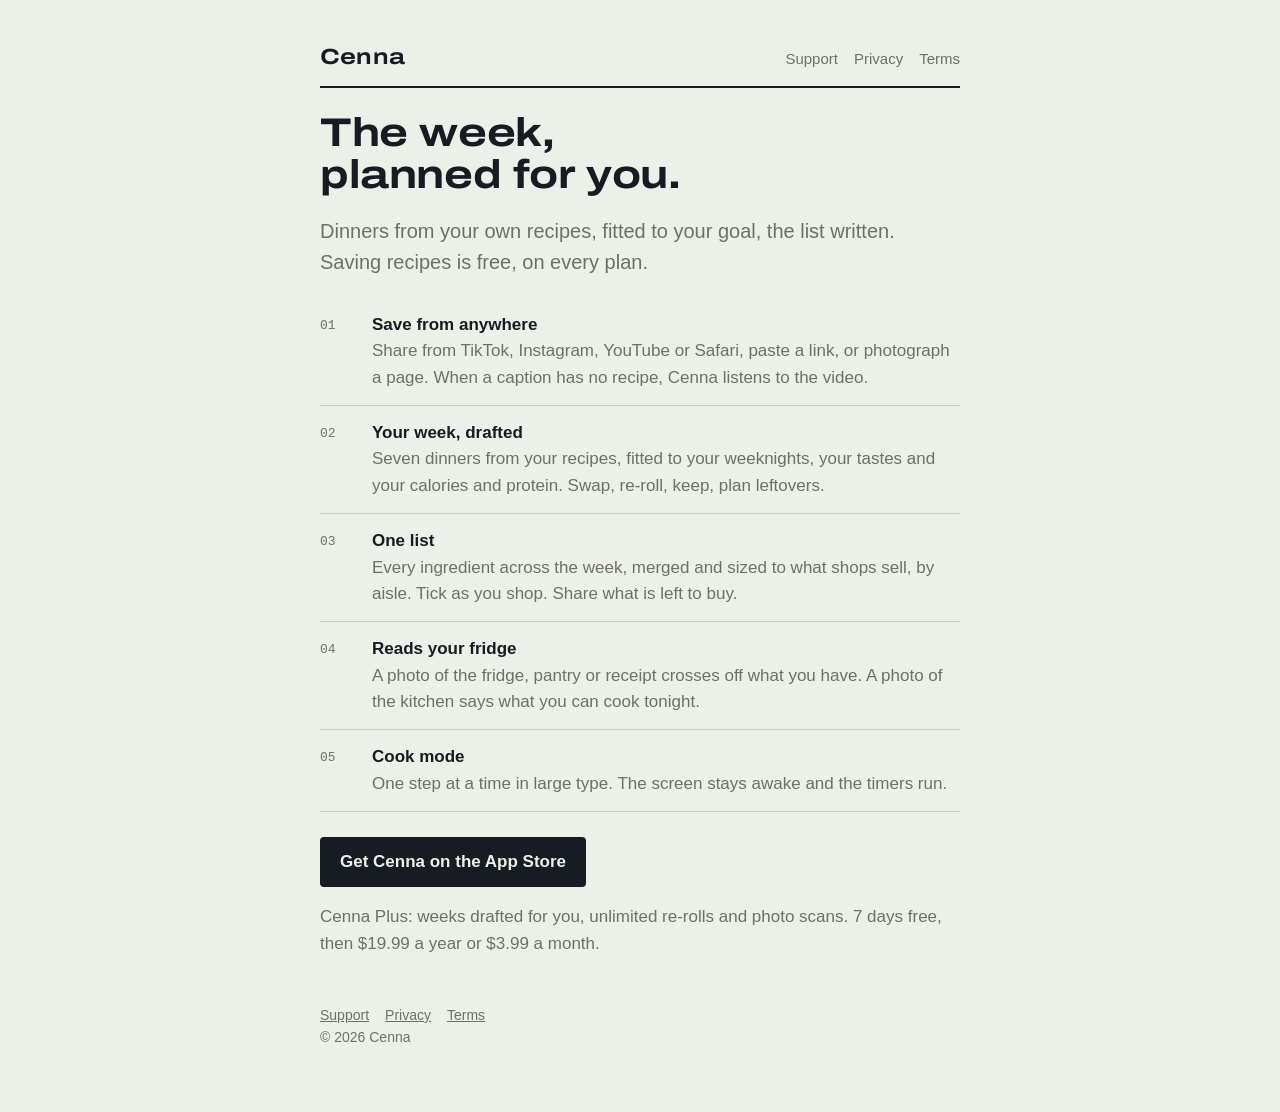
<file: index.html>
<!doctype html>
<html lang="en">
<head>
  <meta charset="utf-8">
  <meta name="viewport" content="width=device-width, initial-scale=1">
  <title>Cenna</title>
  <meta name="description" content="Cenna plans dinner from the recipes you already like. Save from TikTok, Instagram or any site; get the week drafted and the list written.">
  <meta property="og:title" content="Cenna">
  <meta property="og:description" content="Dinners from your own recipes. The week planned, the list written.">
  <meta property="og:image" content="https://cennaa.app/og.png">
  <link rel="preconnect" href="https://fonts.googleapis.com">
  <link rel="stylesheet" href="https://fonts.googleapis.com/css2?family=Archivo:wdth,wght@62..125,100..900&display=swap">
  <link rel="stylesheet" href="/style.css">
</head>
<body>
<main>
  <header>
    <a class="mark" href="/">Cenna</a>
    <nav><a href="/support">Support</a><a href="/privacy">Privacy</a><a href="/terms">Terms</a></nav>
  </header>
  <hr class="double">
  <h1>The week,<br>planned for you.</h1>
  <p class="lede">Dinners from your own recipes, fitted to your goal, the list written. Saving recipes is free, on every plan.</p>
  <ol class="index">
    <li><span class="n">01</span><div><strong>Save from anywhere</strong><span>Share from TikTok, Instagram, YouTube or Safari, paste a link, or photograph a page. When a caption has no recipe, Cenna listens to the video.</span></div></li>
    <li><span class="n">02</span><div><strong>Your week, drafted</strong><span>Seven dinners from your recipes, fitted to your weeknights, your tastes and your calories and protein. Swap, re-roll, keep, plan leftovers.</span></div></li>
    <li><span class="n">03</span><div><strong>One list</strong><span>Every ingredient across the week, merged and sized to what shops sell, by aisle. Tick as you shop. Share what is left to buy.</span></div></li>
    <li><span class="n">04</span><div><strong>Reads your fridge</strong><span>A photo of the fridge, pantry or receipt crosses off what you have. A photo of the kitchen says what you can cook tonight.</span></div></li>
    <li><span class="n">05</span><div><strong>Cook mode</strong><span>One step at a time in large type. The screen stays awake and the timers run.</span></div></li>
  </ol>
  <p><a class="button" href="https://apps.apple.com/app/id6812113889">Get Cenna on the App Store</a></p>
  <p class="muted">Cenna Plus: weeks drafted for you, unlimited re-rolls and photo scans. 7 days free, then $19.99 a year or $3.99 a month.</p>
  <footer><a href="/support">Support</a><a href="/privacy">Privacy</a><a href="/terms">Terms</a><br>© 2026 Cenna</footer>
</main>
</body>
</html>
</file>
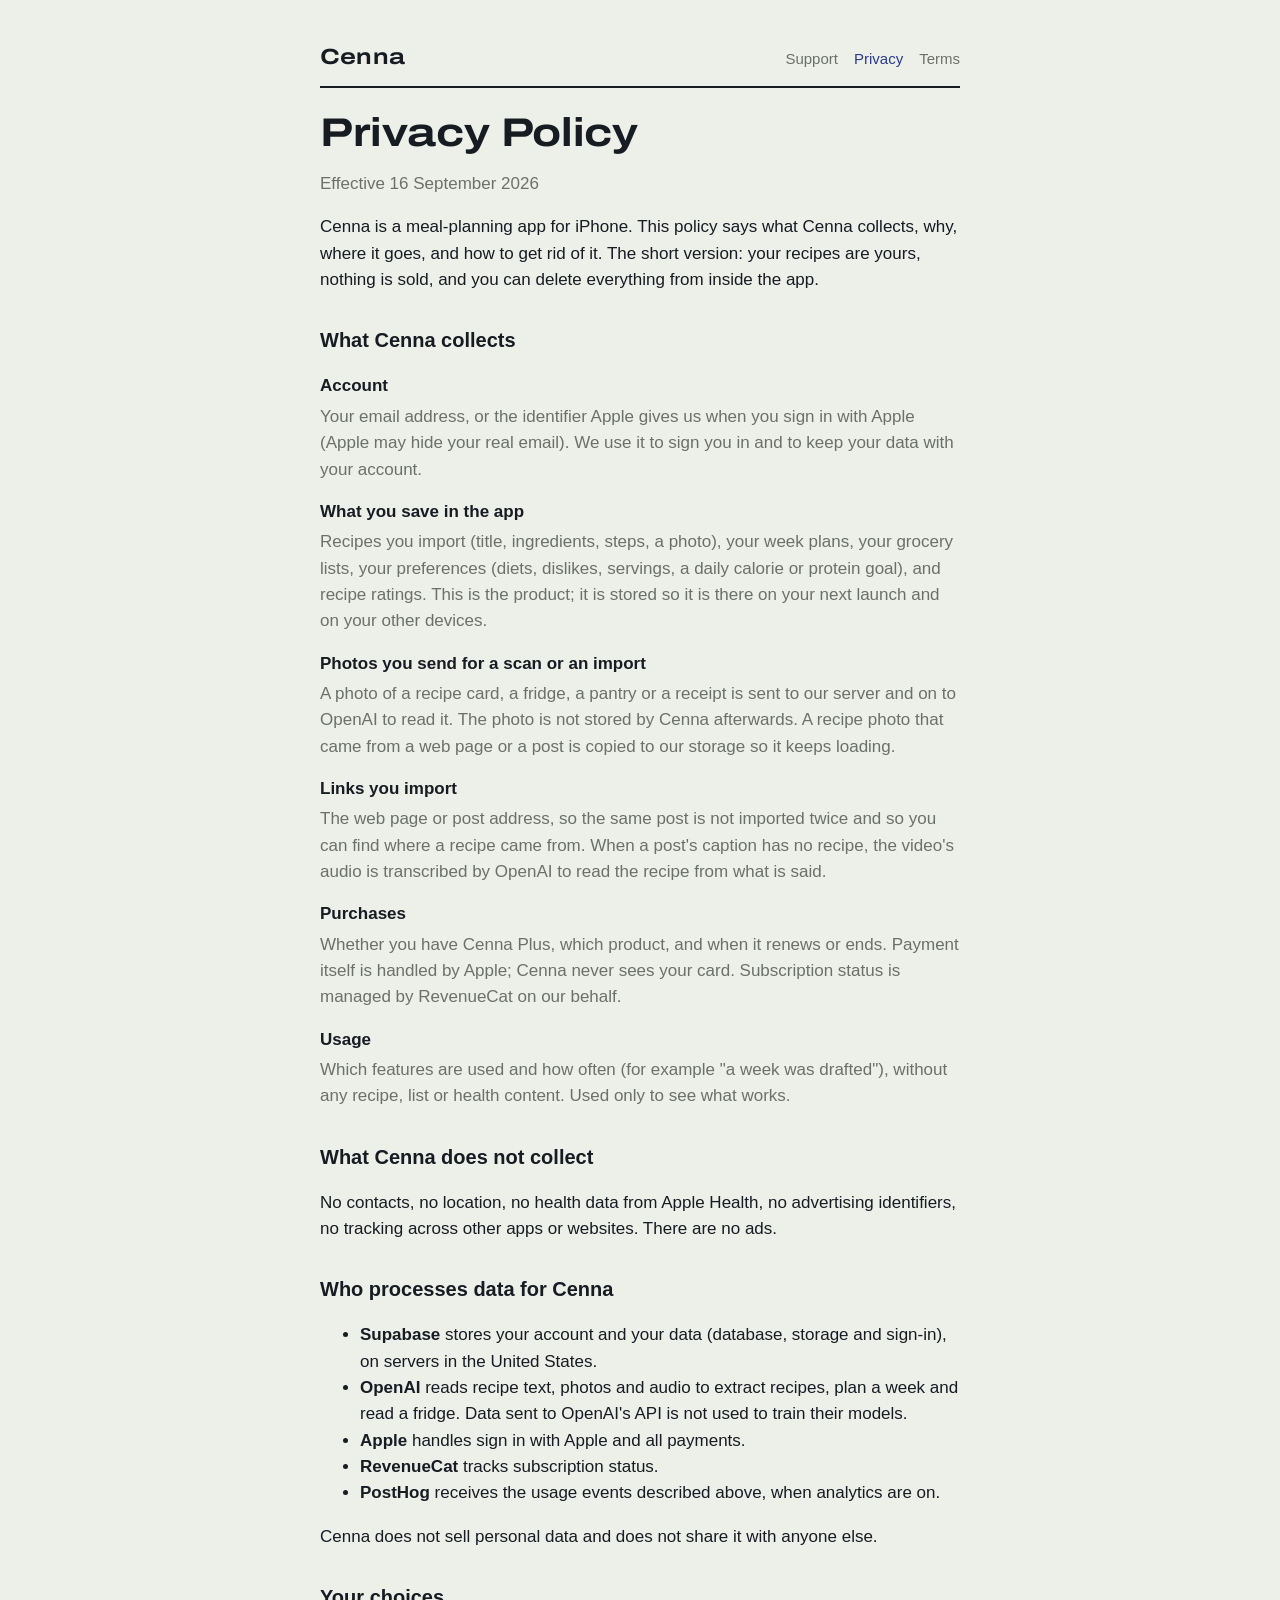
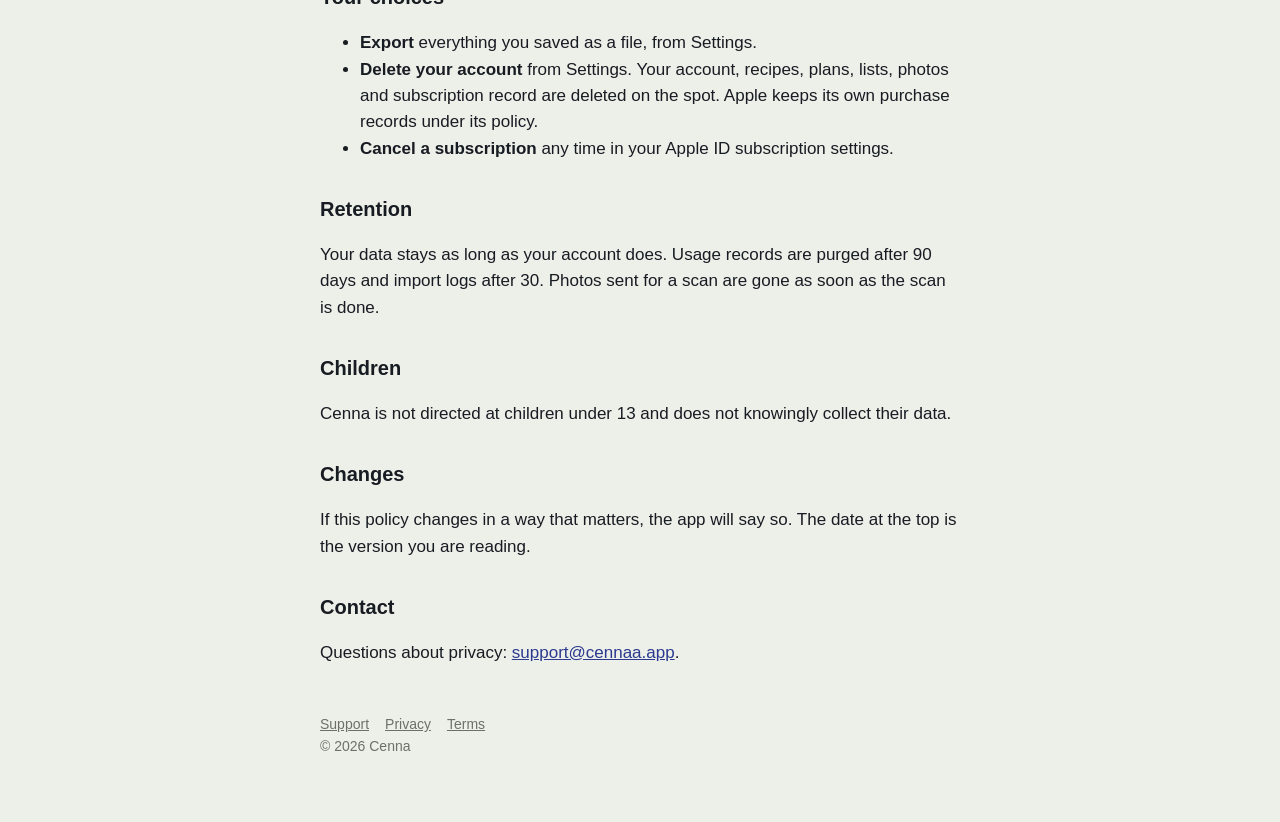
<file: privacy/index.html>
<!doctype html>
<html lang="en">
<head>
  <meta charset="utf-8">
  <meta name="viewport" content="width=device-width, initial-scale=1">
  <title>Privacy Policy · Cenna</title>
  <link rel="preconnect" href="https://fonts.googleapis.com">
  <link rel="stylesheet" href="https://fonts.googleapis.com/css2?family=Archivo:wdth,wght@62..125,100..900&display=swap">
  <link rel="stylesheet" href="/style.css">
</head>
<body>
<main>
  <header>
    <a class="mark" href="/">Cenna</a>
    <nav><a href="/support">Support</a><a href="/privacy" aria-current="page">Privacy</a><a href="/terms">Terms</a></nav>
  </header>
  <hr class="double">
  <h1>Privacy Policy</h1>
  <p class="muted">Effective 16 September 2026</p>
  <p>Cenna is a meal-planning app for iPhone. This policy says what Cenna collects, why, where it goes, and how to get rid of it. The short version: your recipes are yours, nothing is sold, and you can delete everything from inside the app.</p>

  <h2>What Cenna collects</h2>
  <dl>
    <dt>Account</dt>
    <dd>Your email address, or the identifier Apple gives us when you sign in with Apple (Apple may hide your real email). We use it to sign you in and to keep your data with your account.</dd>
    <dt>What you save in the app</dt>
    <dd>Recipes you import (title, ingredients, steps, a photo), your week plans, your grocery lists, your preferences (diets, dislikes, servings, a daily calorie or protein goal), and recipe ratings. This is the product; it is stored so it is there on your next launch and on your other devices.</dd>
    <dt>Photos you send for a scan or an import</dt>
    <dd>A photo of a recipe card, a fridge, a pantry or a receipt is sent to our server and on to OpenAI to read it. The photo is not stored by Cenna afterwards. A recipe photo that came from a web page or a post is copied to our storage so it keeps loading.</dd>
    <dt>Links you import</dt>
    <dd>The web page or post address, so the same post is not imported twice and so you can find where a recipe came from. When a post's caption has no recipe, the video's audio is transcribed by OpenAI to read the recipe from what is said.</dd>
    <dt>Purchases</dt>
    <dd>Whether you have Cenna Plus, which product, and when it renews or ends. Payment itself is handled by Apple; Cenna never sees your card. Subscription status is managed by RevenueCat on our behalf.</dd>
    <dt>Usage</dt>
    <dd>Which features are used and how often (for example "a week was drafted"), without any recipe, list or health content. Used only to see what works.</dd>
  </dl>

  <h2>What Cenna does not collect</h2>
  <p>No contacts, no location, no health data from Apple Health, no advertising identifiers, no tracking across other apps or websites. There are no ads.</p>

  <h2>Who processes data for Cenna</h2>
  <ul>
    <li><strong>Supabase</strong> stores your account and your data (database, storage and sign-in), on servers in the United States.</li>
    <li><strong>OpenAI</strong> reads recipe text, photos and audio to extract recipes, plan a week and read a fridge. Data sent to OpenAI's API is not used to train their models.</li>
    <li><strong>Apple</strong> handles sign in with Apple and all payments.</li>
    <li><strong>RevenueCat</strong> tracks subscription status.</li>
    <li><strong>PostHog</strong> receives the usage events described above, when analytics are on.</li>
  </ul>
  <p>Cenna does not sell personal data and does not share it with anyone else.</p>

  <h2>Your choices</h2>
  <ul>
    <li><strong>Export</strong> everything you saved as a file, from Settings.</li>
    <li><strong>Delete your account</strong> from Settings. Your account, recipes, plans, lists, photos and subscription record are deleted on the spot. Apple keeps its own purchase records under its policy.</li>
    <li><strong>Cancel a subscription</strong> any time in your Apple ID subscription settings.</li>
  </ul>

  <h2>Retention</h2>
  <p>Your data stays as long as your account does. Usage records are purged after 90 days and import logs after 30. Photos sent for a scan are gone as soon as the scan is done.</p>

  <h2>Children</h2>
  <p>Cenna is not directed at children under 13 and does not knowingly collect their data.</p>

  <h2>Changes</h2>
  <p>If this policy changes in a way that matters, the app will say so. The date at the top is the version you are reading.</p>

  <h2>Contact</h2>
  <p>Questions about privacy: <a href="mailto:support@cennaa.app">support@cennaa.app</a>.</p>

  <footer><a href="/support">Support</a><a href="/privacy">Privacy</a><a href="/terms">Terms</a><br>© 2026 Cenna</footer>
</main>
</body>
</html>
</file>
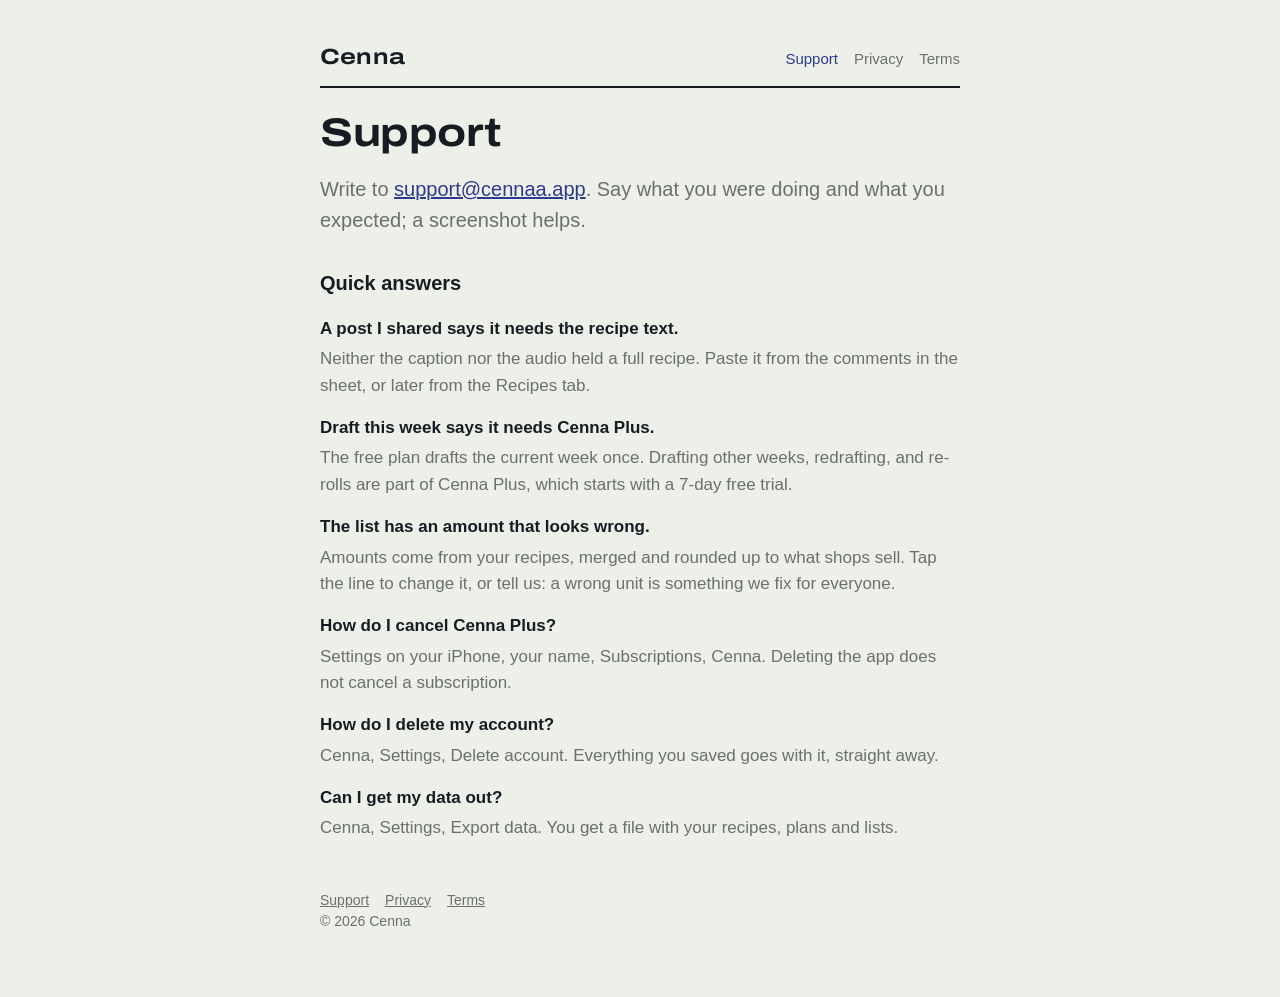
<file: support/index.html>
<!doctype html>
<html lang="en">
<head>
  <meta charset="utf-8">
  <meta name="viewport" content="width=device-width, initial-scale=1">
  <title>Support · Cenna</title>
  <link rel="preconnect" href="https://fonts.googleapis.com">
  <link rel="stylesheet" href="https://fonts.googleapis.com/css2?family=Archivo:wdth,wght@62..125,100..900&display=swap">
  <link rel="stylesheet" href="/style.css">
</head>
<body>
<main>
  <header>
    <a class="mark" href="/">Cenna</a>
    <nav><a href="/support" aria-current="page">Support</a><a href="/privacy">Privacy</a><a href="/terms">Terms</a></nav>
  </header>
  <hr class="double">
  <h1>Support</h1>
  <p class="lede">Write to <a href="mailto:support@cennaa.app">support@cennaa.app</a>. Say what you were doing and what you expected; a screenshot helps.</p>

  <h2>Quick answers</h2>
  <dl>
    <dt>A post I shared says it needs the recipe text.</dt>
    <dd>Neither the caption nor the audio held a full recipe. Paste it from the comments in the sheet, or later from the Recipes tab.</dd>
    <dt>Draft this week says it needs Cenna Plus.</dt>
    <dd>The free plan drafts the current week once. Drafting other weeks, redrafting, and re-rolls are part of Cenna Plus, which starts with a 7-day free trial.</dd>
    <dt>The list has an amount that looks wrong.</dt>
    <dd>Amounts come from your recipes, merged and rounded up to what shops sell. Tap the line to change it, or tell us: a wrong unit is something we fix for everyone.</dd>
    <dt>How do I cancel Cenna Plus?</dt>
    <dd>Settings on your iPhone, your name, Subscriptions, Cenna. Deleting the app does not cancel a subscription.</dd>
    <dt>How do I delete my account?</dt>
    <dd>Cenna, Settings, Delete account. Everything you saved goes with it, straight away.</dd>
    <dt>Can I get my data out?</dt>
    <dd>Cenna, Settings, Export data. You get a file with your recipes, plans and lists.</dd>
  </dl>

  <footer><a href="/support">Support</a><a href="/privacy">Privacy</a><a href="/terms">Terms</a><br>© 2026 Cenna</footer>
</main>
</body>
</html>
</file>
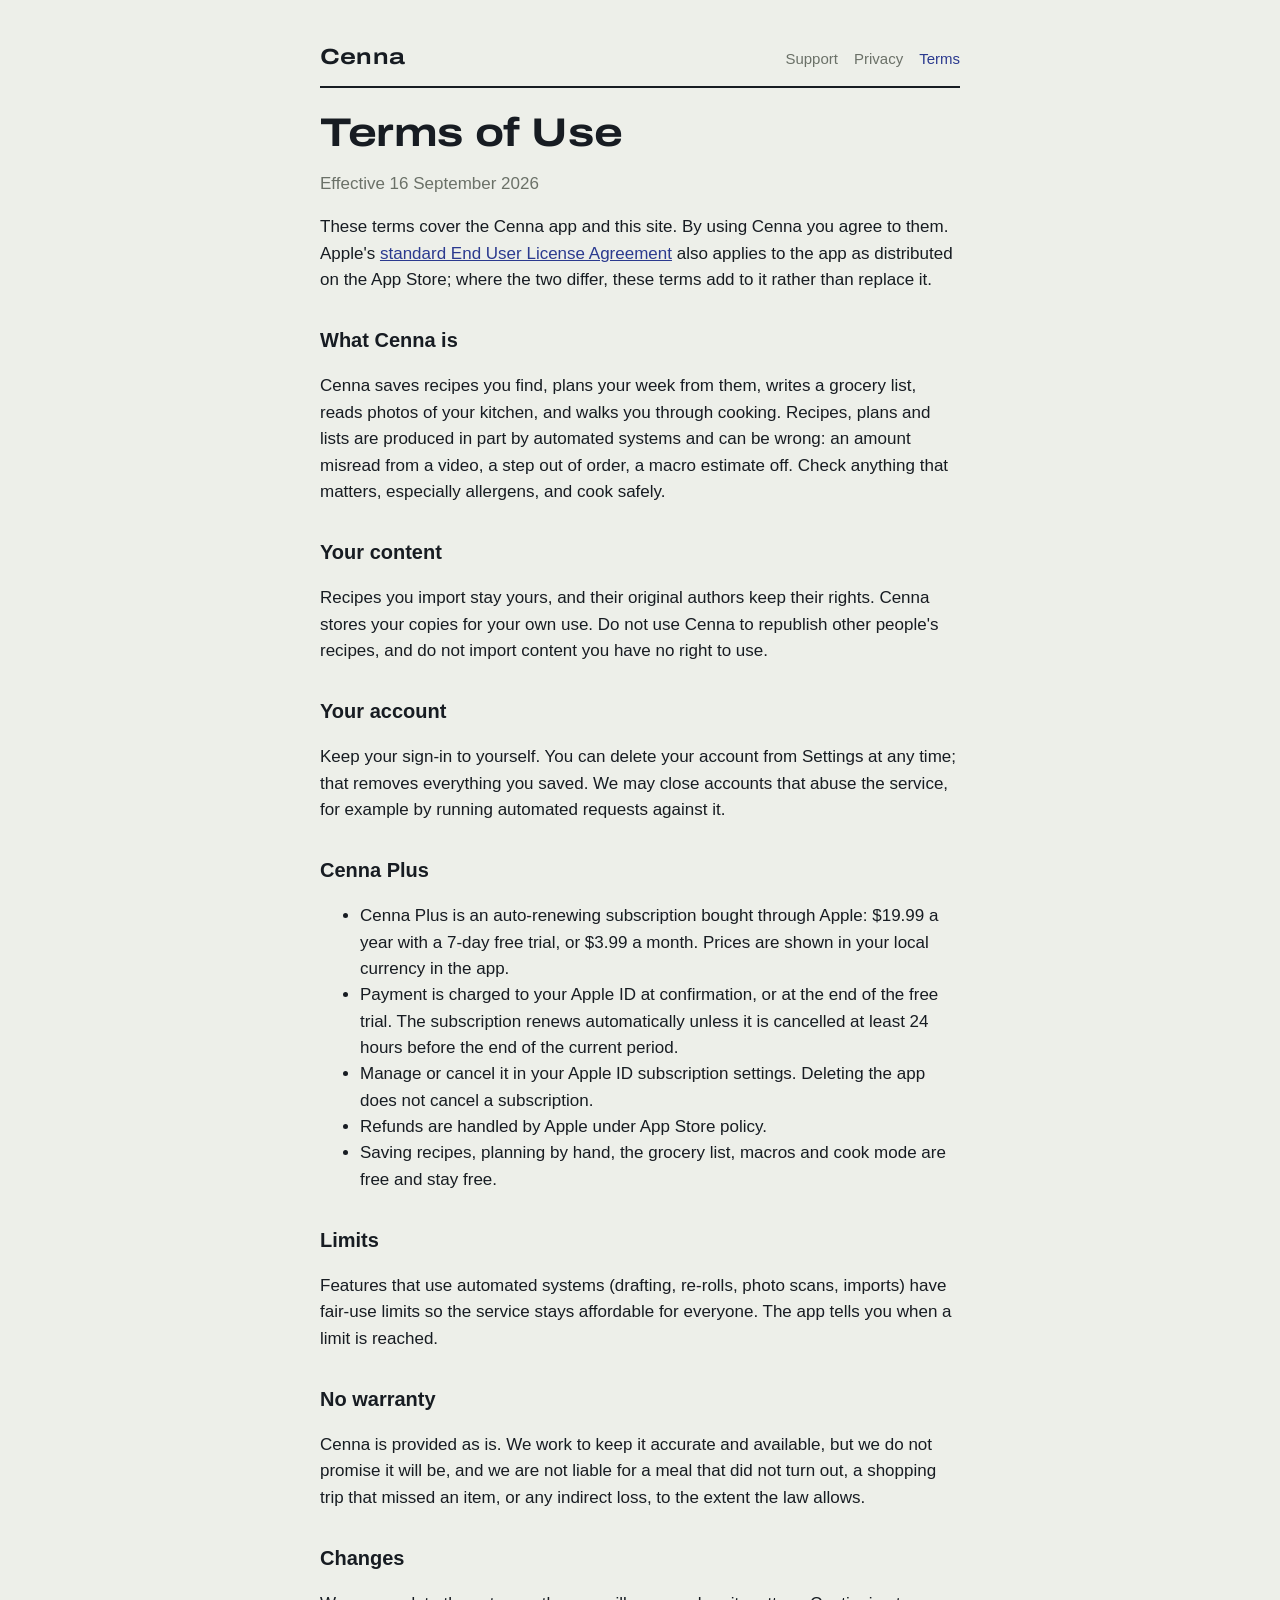
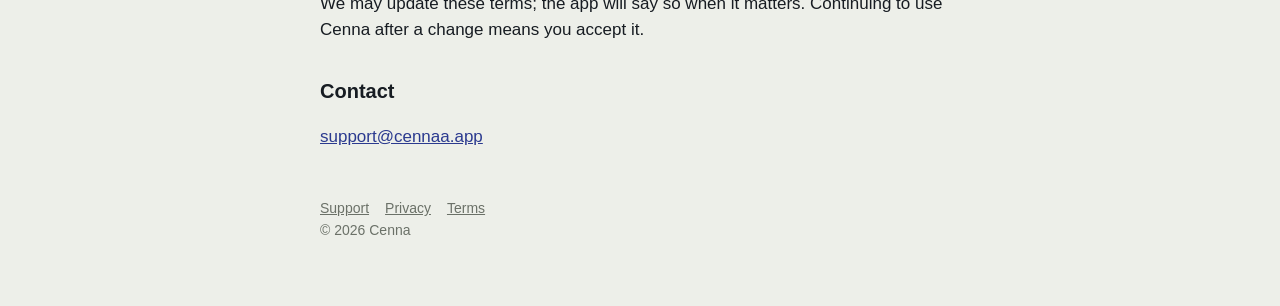
<file: terms/index.html>
<!doctype html>
<html lang="en">
<head>
  <meta charset="utf-8">
  <meta name="viewport" content="width=device-width, initial-scale=1">
  <title>Terms of Use · Cenna</title>
  <link rel="preconnect" href="https://fonts.googleapis.com">
  <link rel="stylesheet" href="https://fonts.googleapis.com/css2?family=Archivo:wdth,wght@62..125,100..900&display=swap">
  <link rel="stylesheet" href="/style.css">
</head>
<body>
<main>
  <header>
    <a class="mark" href="/">Cenna</a>
    <nav><a href="/support">Support</a><a href="/privacy">Privacy</a><a href="/terms" aria-current="page">Terms</a></nav>
  </header>
  <hr class="double">
  <h1>Terms of Use</h1>
  <p class="muted">Effective 16 September 2026</p>
  <p>These terms cover the Cenna app and this site. By using Cenna you agree to them. Apple's <a href="https://www.apple.com/legal/internet-services/itunes/dev/stdeula/">standard End User License Agreement</a> also applies to the app as distributed on the App Store; where the two differ, these terms add to it rather than replace it.</p>

  <h2>What Cenna is</h2>
  <p>Cenna saves recipes you find, plans your week from them, writes a grocery list, reads photos of your kitchen, and walks you through cooking. Recipes, plans and lists are produced in part by automated systems and can be wrong: an amount misread from a video, a step out of order, a macro estimate off. Check anything that matters, especially allergens, and cook safely.</p>

  <h2>Your content</h2>
  <p>Recipes you import stay yours, and their original authors keep their rights. Cenna stores your copies for your own use. Do not use Cenna to republish other people's recipes, and do not import content you have no right to use.</p>

  <h2>Your account</h2>
  <p>Keep your sign-in to yourself. You can delete your account from Settings at any time; that removes everything you saved. We may close accounts that abuse the service, for example by running automated requests against it.</p>

  <h2>Cenna Plus</h2>
  <ul>
    <li>Cenna Plus is an auto-renewing subscription bought through Apple: $19.99 a year with a 7-day free trial, or $3.99 a month. Prices are shown in your local currency in the app.</li>
    <li>Payment is charged to your Apple ID at confirmation, or at the end of the free trial. The subscription renews automatically unless it is cancelled at least 24 hours before the end of the current period.</li>
    <li>Manage or cancel it in your Apple ID subscription settings. Deleting the app does not cancel a subscription.</li>
    <li>Refunds are handled by Apple under App Store policy.</li>
    <li>Saving recipes, planning by hand, the grocery list, macros and cook mode are free and stay free.</li>
  </ul>

  <h2>Limits</h2>
  <p>Features that use automated systems (drafting, re-rolls, photo scans, imports) have fair-use limits so the service stays affordable for everyone. The app tells you when a limit is reached.</p>

  <h2>No warranty</h2>
  <p>Cenna is provided as is. We work to keep it accurate and available, but we do not promise it will be, and we are not liable for a meal that did not turn out, a shopping trip that missed an item, or any indirect loss, to the extent the law allows.</p>

  <h2>Changes</h2>
  <p>We may update these terms; the app will say so when it matters. Continuing to use Cenna after a change means you accept it.</p>

  <h2>Contact</h2>
  <p><a href="mailto:support@cennaa.app">support@cennaa.app</a></p>

  <footer><a href="/support">Support</a><a href="/privacy">Privacy</a><a href="/terms">Terms</a><br>© 2026 Cenna</footer>
</main>
</body>
</html>
</file>
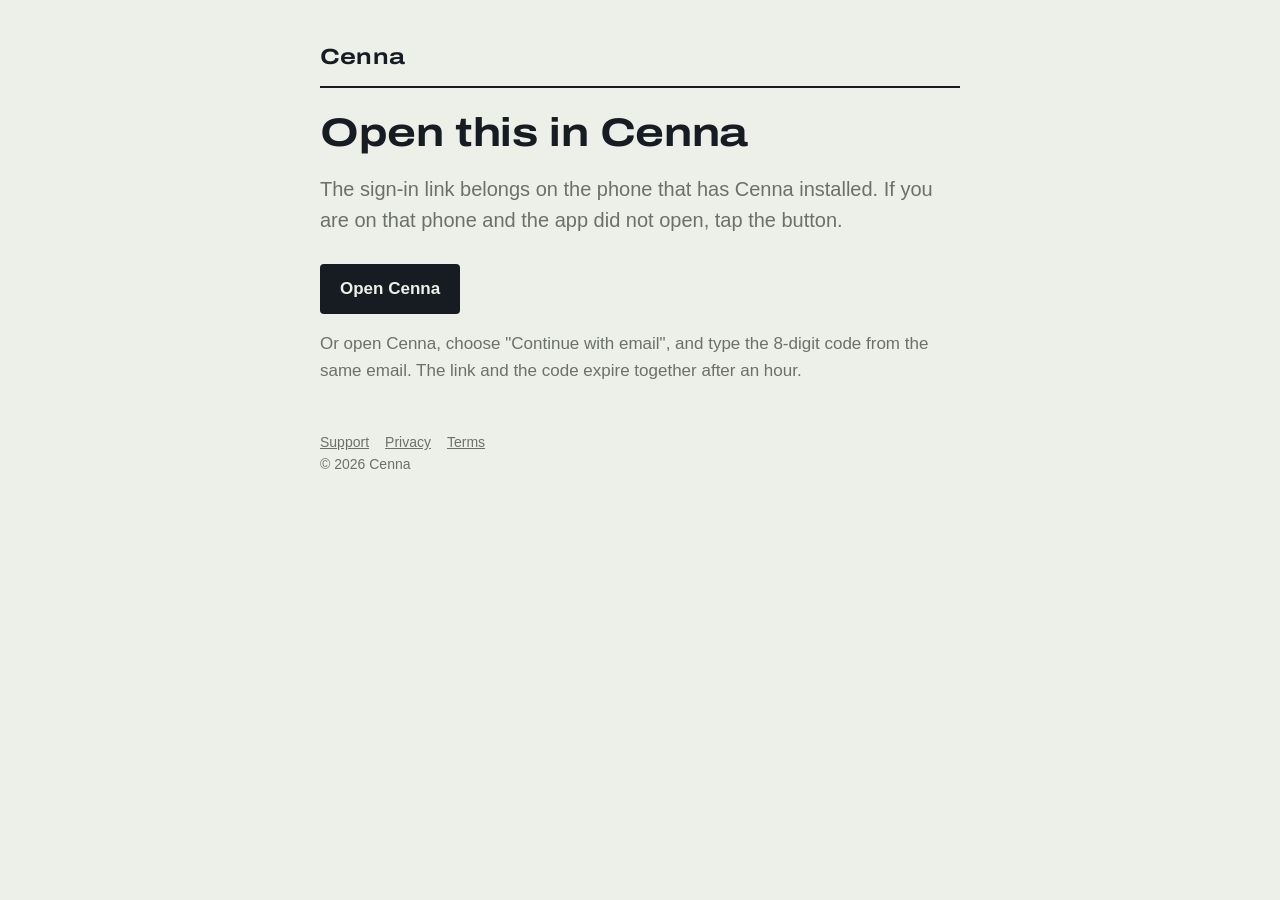
<file: auth/verify/index.html>
<!doctype html>
<html lang="en">
<head>
  <meta charset="utf-8">
  <meta name="viewport" content="width=device-width, initial-scale=1">
  <meta name="robots" content="noindex">
  <title>Open Cenna</title>
  <link rel="preconnect" href="https://fonts.googleapis.com">
  <link rel="stylesheet" href="https://fonts.googleapis.com/css2?family=Archivo:wdth,wght@62..125,100..900&display=swap">
  <link rel="stylesheet" href="/style.css">
</head>
<body>
<main>
  <header>
    <a class="mark" href="/">Cenna</a>
  </header>
  <hr class="double">
  <h1>Open this in Cenna</h1>
  <p class="lede">The sign-in link belongs on the phone that has Cenna installed. If you are on that phone and the app did not open, tap the button.</p>
  <p><a class="button" id="open" href="#">Open Cenna</a></p>
  <p class="muted">Or open Cenna, choose "Continue with email", and type the 8-digit code from the same email. The link and the code expire together after an hour.</p>
  <footer><a href="/support">Support</a><a href="/privacy">Privacy</a><a href="/terms">Terms</a><br>© 2026 Cenna</footer>
</main>
<script>
  // Same parameters, on the app's own scheme, for the case where the universal link was not honoured.
  var target = 'cenna://auth/verify' + window.location.search;
  document.getElementById('open').setAttribute('href', target);
</script>
</body>
</html>
</file>
<file: style.css>
/* Cenna site: the app's design system on the web. Paper and ink, one carbon-blue accent, hairline rules,
   no cards, no shadows. Archivo for headlines, the system sans for body. */
:root {
  --paper: #edefe9;
  --sheet: #f7f8f4;
  --ink: #171c22;
  --rule: #c9cdc4;
  --muted: #6b7168;
  --spot: #2b3a8f;
}
@media (prefers-color-scheme: dark) {
  :root {
    --paper: #12161a;
    --sheet: #171c22;
    --ink: #e8eae3;
    --rule: #2a3138;
    --muted: #8a9188;
    --spot: #8496ee;
  }
}
* { box-sizing: border-box; }
html { color-scheme: light dark; }
body {
  margin: 0;
  background: var(--paper);
  color: var(--ink);
  font: 17px/1.55 -apple-system, BlinkMacSystemFont, "SF Pro Text", "Helvetica Neue", Helvetica, Arial, sans-serif;
  -webkit-font-smoothing: antialiased;
}
main { max-width: 680px; margin: 0 auto; padding: 32px 20px 64px; }
header { display: flex; align-items: baseline; justify-content: space-between; gap: 16px; padding: 8px 0 12px; }
header a.mark {
  font-family: Archivo, "Archivo Variable", -apple-system, sans-serif;
  font-variation-settings: "wdth" 120, "wght" 700;
  font-weight: 700; font-size: 22px; letter-spacing: 0.01em; color: var(--ink); text-decoration: none;
}
header nav a { color: var(--muted); text-decoration: none; margin-left: 16px; font-size: 15px; }
header nav a:hover, header nav a[aria-current] { color: var(--spot); }
.double { border: 0; border-top: 2px solid var(--ink); position: relative; margin: 0 0 24px; }
.double::after { content: ""; position: absolute; left: 0; right: 0; top: 4px; border-top: 2px solid var(--ink); }
hr { border: 0; border-top: 1px solid var(--rule); margin: 24px 0; }
h1 {
  font-family: Archivo, "Archivo Variable", -apple-system, sans-serif;
  font-variation-settings: "wdth" 120, "wght" 700;
  font-weight: 700; font-size: 40px; line-height: 1.05; letter-spacing: -0.01em; margin: 8px 0 16px;
}
h2 { font-size: 20px; margin: 32px 0 8px; }
p, li { color: var(--ink); }
p.lede { font-size: 20px; color: var(--muted); }
.muted { color: var(--muted); }
a { color: var(--spot); }
ol.index { list-style: none; padding: 0; margin: 0; }
ol.index li { display: grid; grid-template-columns: 40px 1fr; gap: 12px; padding: 14px 0; border-bottom: 1px solid var(--rule); }
ol.index li .n { font-family: ui-monospace, "SF Mono", Menlo, monospace; font-size: 13px; color: var(--muted); padding-top: 4px; }
ol.index li strong { display: block; font-size: 17px; }
ol.index li span { color: var(--muted); }
.button {
  display: inline-block; background: var(--ink); color: var(--paper); text-decoration: none;
  padding: 12px 20px; border-radius: 4px; font-weight: 600; margin-top: 8px;
}
footer { margin-top: 48px; color: var(--muted); font-size: 14px; }
footer a { color: var(--muted); margin-right: 16px; }
dl dt { font-weight: 600; margin-top: 16px; }
dl dd { margin: 4px 0 0; color: var(--muted); }
</file>
